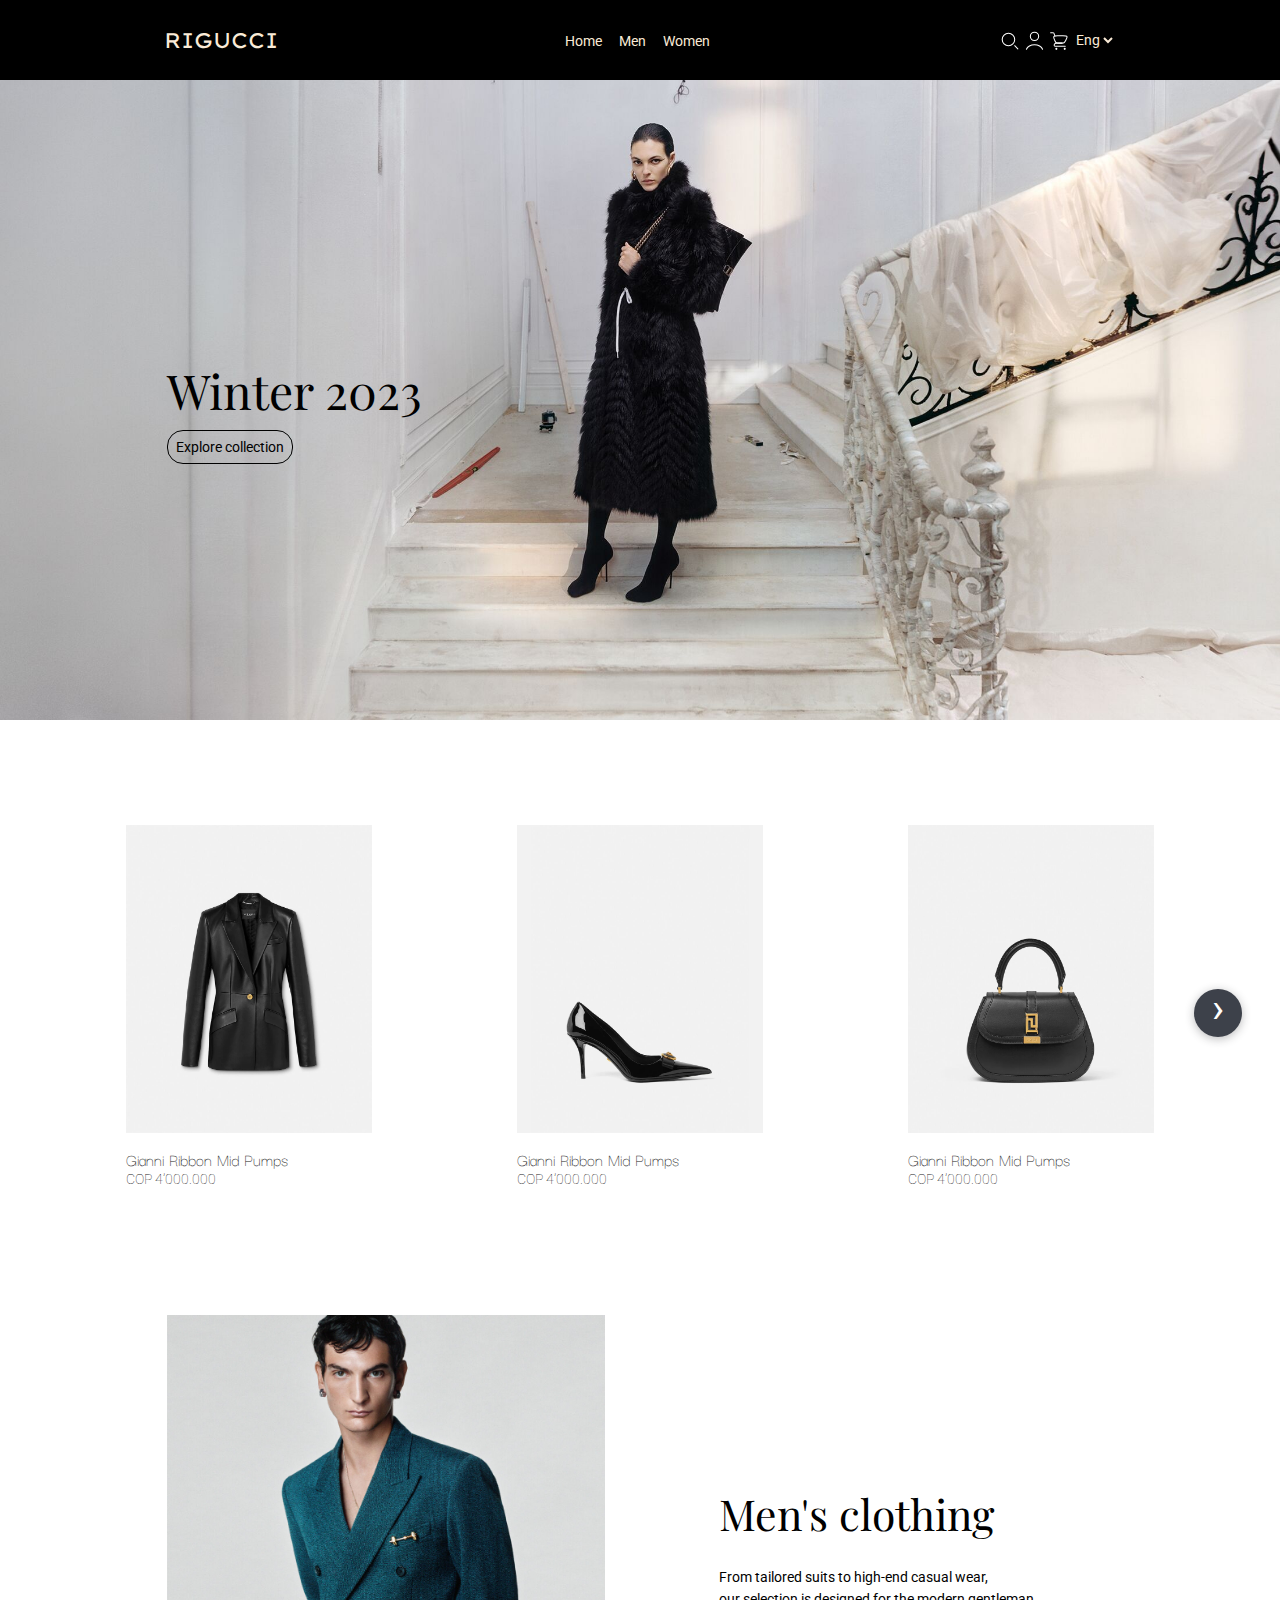
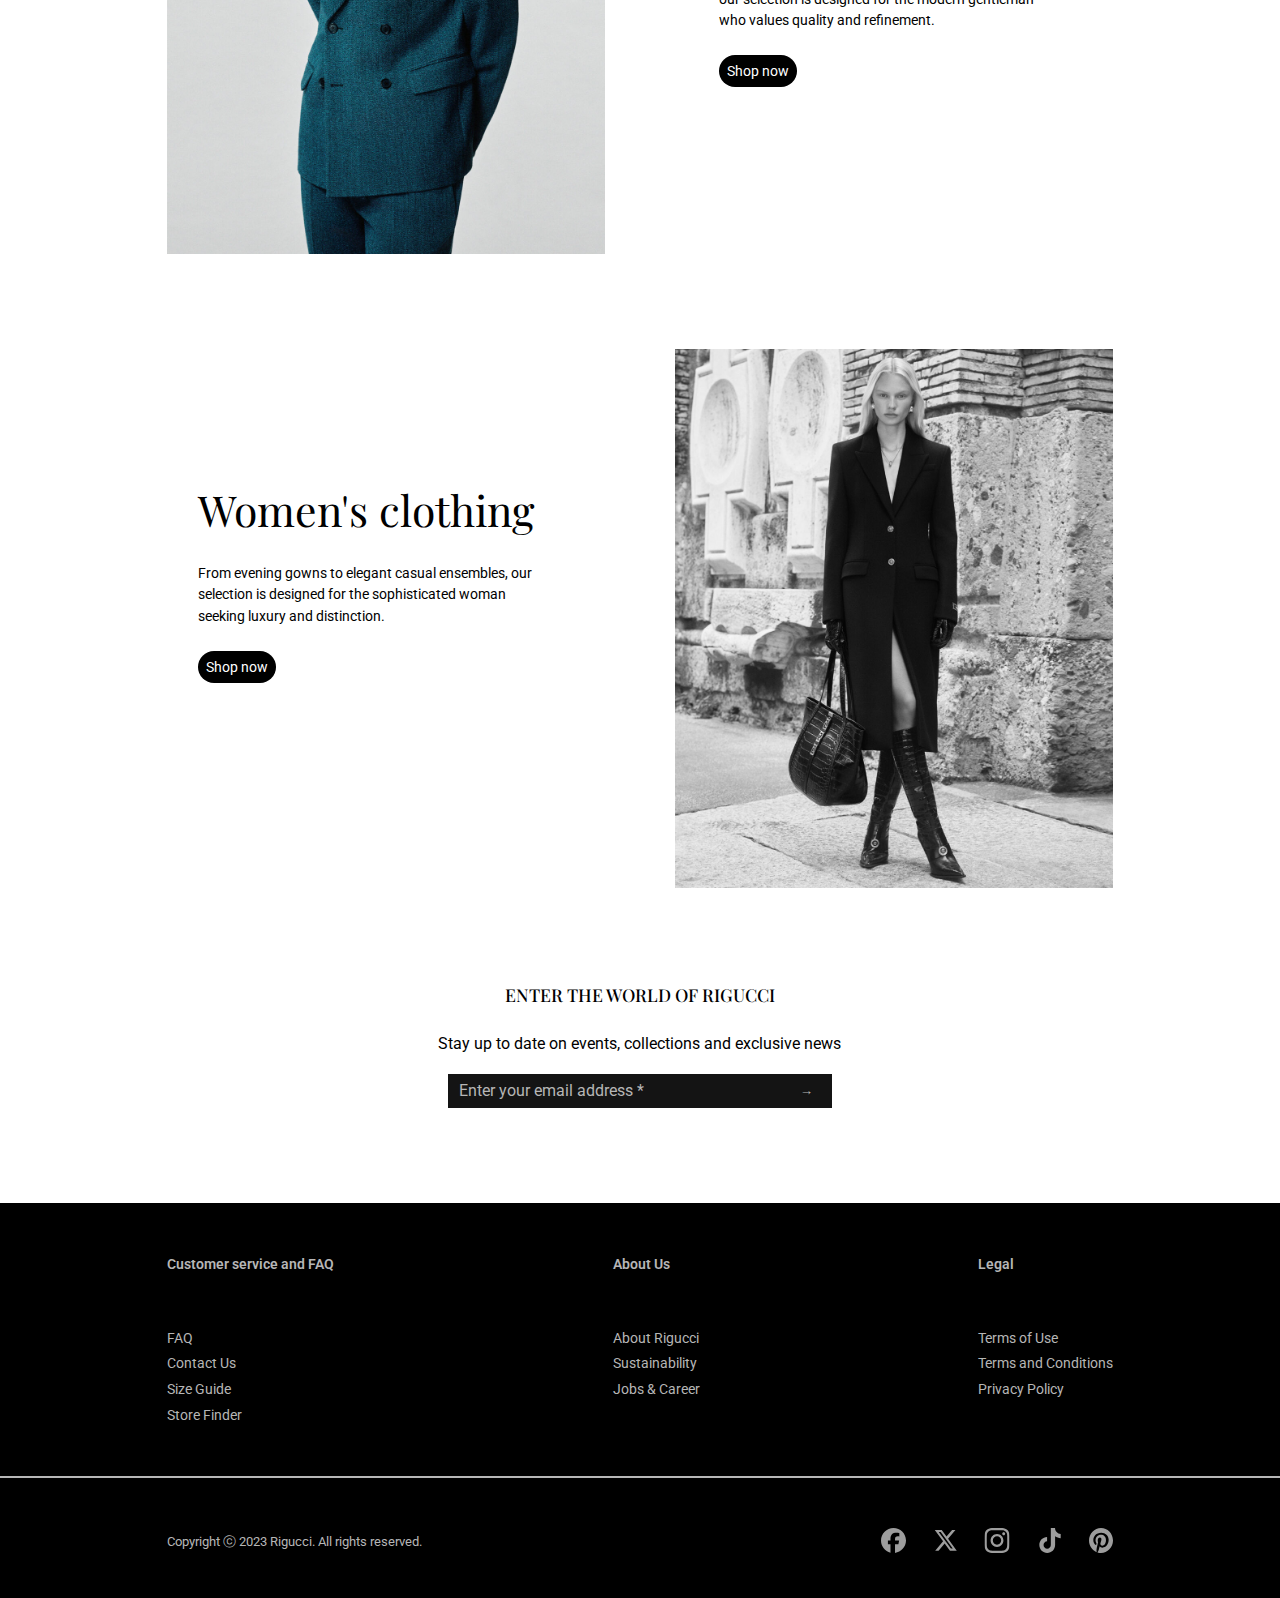
<file: front/index.html>
<!DOCTYPE html>
<html lang="en">
<head>
    <meta charset="UTF-8">
    <meta name="viewport" content="width=device-width, initial-scale=1.0">
    <title>Rigucci</title>
    <link rel="stylesheet" href="style.css">

    <link rel="preconnect" href="https://fonts.googleapis.com">
    <link rel="preconnect" href="https://fonts.gstatic.com" crossorigin>
    <link href="https://fonts.googleapis.com/css2?family=Darker+Grotesque:wght@700&family=Lexend+Exa:wght@600&family=Playfair+Display:wght@500&family=Roboto:wght@300&display=swap" rel="stylesheet">
    
</head>
<body>
    <header>
        <p class="logo">RIGUCCI</p>
        <nav class="navigation-links desktop">
            <a href="#">Home</a>
            <a href="pages/men/men-esp.html">Men</a>
            <a href="pages/women/women.html">Women</a>
        </nav>
        <div class="icons desktop">

            <img class="navbar-icon" src="assets/search-icon.svg" alt="">
            <img class="navbar-icon" src="assets/user-icon.svg" alt="">
            <img class="navbar-icon" src="assets/cart.svg" alt="">

            <select name="language" id="language"> 
                <option value="English">Eng</option> 
                <option value="Espaniol">Esp</option> 
            </select>
        </div>
        <div class="burguer-icon mobile">
          
          <label for="menu-toggle" id="menu-icon">
            <img src="assets/burguer-menu.svg" alt="">
          </label>
          <input type="checkbox" id="menu-toggle">
          <div id="menu-wrapper">
              <ul id="menu">
                  <li><a href="#">Opción 1</a><br></li>
                  <li><a href="#">Opción 2</a><br></li>
                  <li><a href="#">Opción 3</a><br><br><br><br><br><br></li>
                  
                  <li class="li-container">
                    <div class="">
                      <a href="#">
                        <img class="navbar-icon" src="assets/search-icon.svg"     alt="">
                      </a>
                      <a href="#">
                        Search
                      </a>
                    </div>
                  </li>

                  <li class="li-container">
                    <div>
                      <a href="#">
                        <img class="navbar-icon" src="assets/user-icon.svg" alt="">
                      </a>
                      <a href="#">
                        Profile
                      </a>
                    </div>
                  </li>

                  <li class="li-container">
                    <div class="">
                      <a href="#">
                        <img class="navbar-icon" src="assets/user-icon.svg" alt="">
                      </a>
                      <a href="#">
                        Profile
                      </a>
                    </div>
                  </li>

                  <li class="li-container">
                    <div>
                      <select name="language" id="language"> 
                        <option value="English">Eng</option> 
                        <option value="Espaniol">Esp</option> 
                      </select>
                    </div>
                  </li>
                  

                    
                  
              </ul>
          </div>
        </div>
    </header>
    <div class="hero">
        <img src="assets/hero.jpg" alt="" width="100%" class="hero__img desktop">
        <img src="assets/hero-mobile.jpg" alt="" width="100%" class="mobile">
        <div class="hero__title-btn">
            <p class="hero__title">
                Winter 2023
            </p>
            <button class="hero__btn">Explore collection</button>
        </div>
    </div>

    <!-- desktop slider -->
    <div class='demo-container desktop'>
      <div class='carousel'>
        <input checked='checked' class='activator' id='carousel-slide-activator-1' name='carousel' type='radio'>
        <input class='activator' id='carousel-slide-activator-2' name='carousel' type='radio'>
        <input class='activator' id='carousel-slide-activator-3' name='carousel' type='radio'>
        <div class='controls'>
          <label class='control control--forward' for='carousel-slide-activator-2'>&#8250;</label>
        </div>
        <div class='controls'>
          <label class='control control--backward' for='carousel-slide-activator-1'>&#8249;</label>
          <label class='control control--forward' for='carousel-slide-activator-3'>&#8250;</label>
        </div>
        <div class='controls'>
          <label class='control control--backward' for='carousel-slide-activator-2'>&#8249;</label>
        </div>
        <div class='screen'>
          <div class='track'>
            <div class='item item--mobile-in-1 item--tablet-in-2 item--desktop-in-3'>
              <div class='demo-content'>
                <img src="assets/versaceBlazer1.webp" 
                width="246px"
                alt="">
                <p>
                  <span>Gianni Ribbon Mid Pumps</span><br>
                  COP 4’000.000
                </p>
              </div>
            </div>
            <div class='item item--mobile-in-1 item--tablet-in-2 item--desktop-in-3'>
              <div class='demo-content'>
                <img src="assets/versaceZapatillas1.webp" 
                width="246px"
                alt="">
                <p>
                  <span>Gianni Ribbon Mid Pumps</span><br>
                  COP 4’000.000
                </p>
              </div>
            </div>
            <div class='item item--mobile-in-1 item--tablet-in-2 item--desktop-in-3'>
              <div class='demo-content'>
                <img src="assets/versaceBolso1.webp" 
                width="246px"
                alt="">
                <p>
                  <span>Gianni Ribbon Mid Pumps</span><br>
                  COP 4’000.000
                </p>
              </div>
            </div>
            <div class='item item--mobile-in-1 item--tablet-in-2 item--desktop-in-3'>
              <div class='demo-content'>
                <img src="assets/versaceZapatillas1.webp" 
                width="246px"
                alt="">
                <p>
                  <span>Gianni Ribbon Mid Pumps</span><br>
                  COP 4’000.000
                </p>
              </div>
            </div>
            <div class='item item--mobile-in-1 item--tablet-in-2 item--desktop-in-3'>
              <div class='demo-content'>
                <img src="assets/versaceZapatillas1.webp" 
                width="246px"
                alt="">
                <p>
                  <span>Gianni Ribbon Mid Pumps</span><br>
                  COP 4’000.000
                </p>
              </div>
            </div>
            <div class='item item--mobile-in-1 item--tablet-in-2 item--desktop-in-3'>
              <div class='demo-content'>
                <img src="assets/versaceZapatillas1.webp" 
                width="246px"
                alt="">
                <p>
                  <span>Gianni Ribbon Mid Pumps</span><br>
                  COP 4’000.000
                </p>
              </div>
            </div>
            <div class='item item--mobile-in-1 item--tablet-in-2 item--desktop-in-3'>
              <div class='demo-content'>
                <img src="assets/versaceZapatillas1.webp" 
                width="246px"
                alt="">
                <p>
                  <span>Gianni Ribbon Mid Pumps</span><br>
                  COP 4’000.000
                </p>
              </div>
            </div>
          </div>
        </div>
      </div>
    </div>

    <!-- mobile-slider -->
    <div class="slider-wrapper mobile">
      <div class="slider">
          <div class="frame">
              <div class="product-info">
                  <img src="assets/versaceBlazer1.webp" width="100%" alt="">
                  <p>
                      <span>Gianni Ribbon Mid Pumps</span><br>
                      COP 4’000.000
                  </p>
              </div>
          </div>
          <div class="frame">
              <div class="product-info">
                  <img src="assets/versaceBlazer1.webp" width="100%" alt="">
                  <p>
                      <span>Gianni Ribbon Mid Pumps</span><br>
                      COP 4’000.000
                  </p>
              </div>
          </div>
          <div class="frame">
              <div class="product-info">
                  <img src="assets/versaceBlazer1.webp" width="100%" alt="">
                  <p>
                      <span>Gianni Ribbon Mid Pumps</span><br>
                      COP 4’000.000
                  </p>
              </div>
          </div>
          <div class="frame">
              <div class="product-info">
                  <img src="assets/versaceBlazer1.webp" width="100%" alt="">
                  <p>
                      <span>Gianni Ribbon Mid Pumps</span><br>
                      COP 4’000.000
                  </p>
              </div>
          </div>
          <div class="frame">
              <!-- <div class="product-info">
                  <img src="assets/versaceBlazer1.webp" width="100%" alt="">
                  <p>
                      <span>Gianni Ribbon Mid Pumps</span><br>
                      COP 4’000.000
                  </p>
              </div> -->
          </div>
      </div>
      <div class="slider-nav">
          <a href="#slide-1"></a>
          <a href="#slide-2"></a>
          <a href="#slide-3"></a>
      </div>
  </div>

    
      
    <!-- main section -->

    <main>
      
      <section class="mens-clothing">
        <img src="assets/mensClothing.jpg" alt="">
        <p class="desktop">
          <span>Men's clothing</span><br><br>
          From tailored suits to high-end casual wear,<br>
          our selection is designed for the modern gentleman
          who values quality and refinement. <br>
          <button class="main__btn">Shop now</button>
        </p>
      </section>
      <section class="womens-clothing">
        <p class="desktop">
          <span>Women's clothing</span><br><br>
          From evening gowns to elegant casual ensembles, 
          our selection is designed for the sophisticated woman
          seeking luxury and distinction. <br>
          <button class="main__btn">Shop now</button>
        </p>
        <img src="assets/womensClothing.jpg" alt="">
      </section>
      <section class="newsletter">
        <span>ENTER THE WORLD OF RIGUCCI</span> <br>
        <p>
          Stay up to date on events, collections and exclusive news 
          <br>
        </p>
        <div class="wrapper">
          <input id="user-email" name="email" type="email" placeholder="Enter your email address *">
          <button type="submit">&#8594;</button>
        </div>
      </section>
    </main>

    <footer>
      <div class="footer__container">
        <div class="col">
          <p>
            <span>Customer service and FAQ</span> <br>
            FAQ <br>
            Contact Us <br>
            Size Guide <br>
            Store Finder <br>
          </p>
        </div>
        <div class="col">
          <p>
            <span>About Us</span> <br>
            About Rigucci <br>
            Sustainability <br>
            Jobs & Career <br>
          </p>
        </div>
        <div class="col">
          <p>
            <span>Legal</span> <br>
            Terms of Use <br>
            Terms and Conditions <br>
            Privacy Policy <br>
          </p>
        </div>
      </div>
      <hr>
      <div class="copyright">
        <span>Copyright ⓒ 2023 Rigucci. All rights reserved.</span>
        <div class="social-media-icons">
          <ul>
            <li><a href=""><img src="assets/facebook.svg" alt=""></a></li>
            <li><a href=""><img src="assets/ex.svg" alt=""></a></li>
            <li><a href=""><img src="assets/insta.svg" alt=""></a></li>
            <li><a href=""><img src="assets/tiktok.svg" alt=""></a></li>
            <li><a href=""><img src="assets/pinterest.svg" alt=""></a></li>
          </ul>
        </div>
      </div>
    </footer>

</body>
</html>
</file>
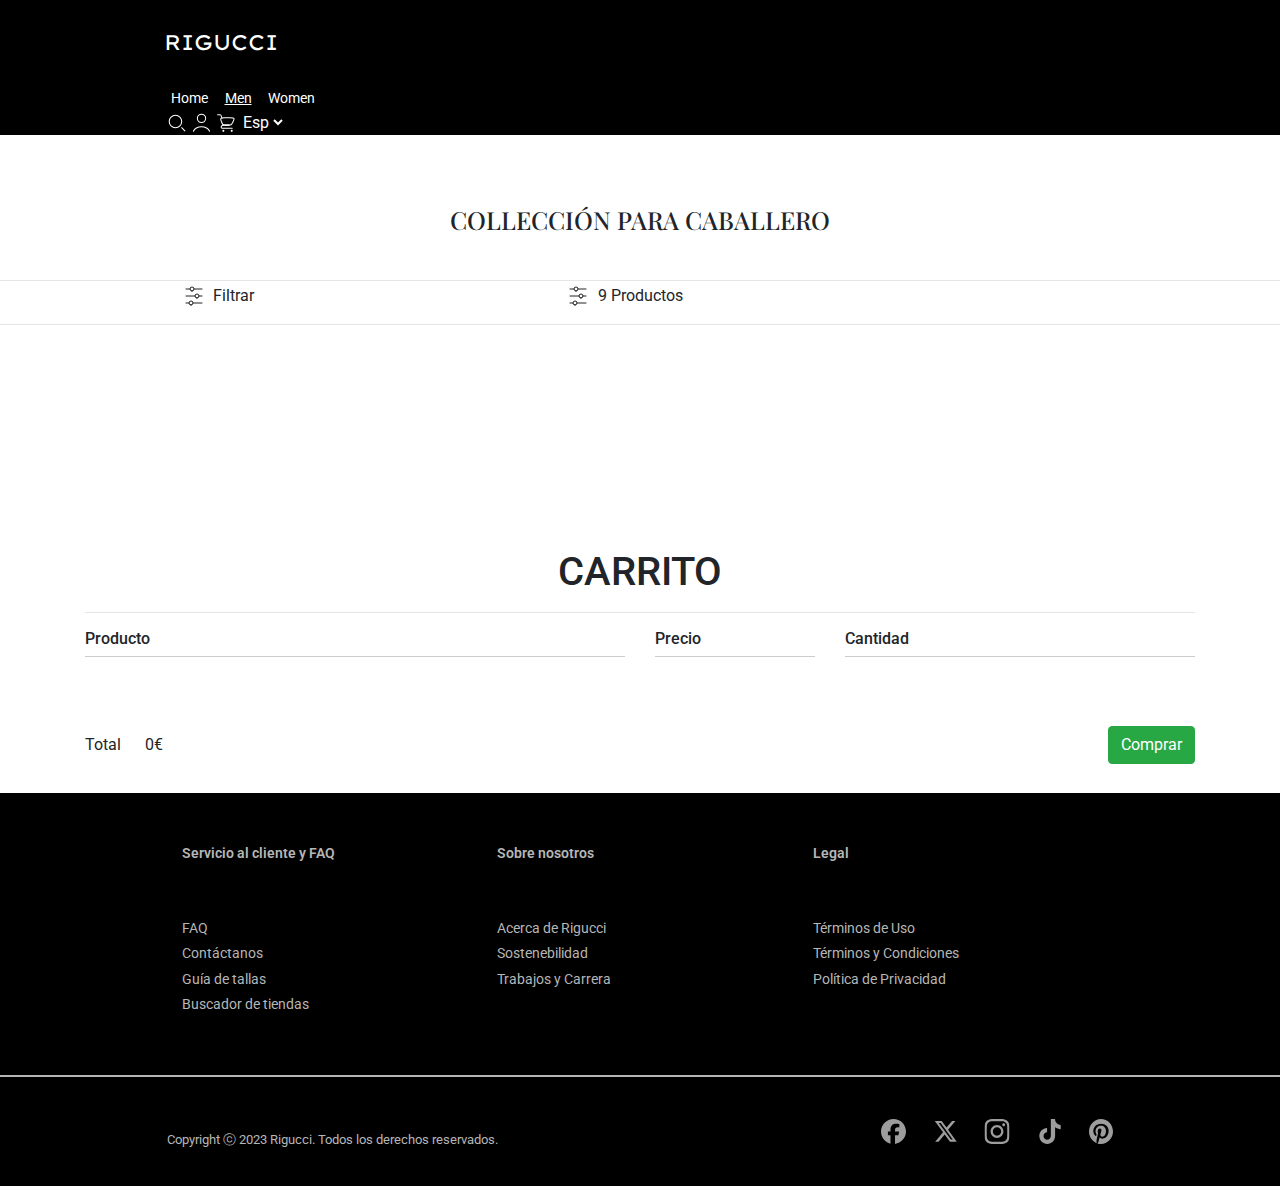
<file: front/pages/men/men-esp.html>
<!DOCTYPE html>
<html lang="en">
<head>
    <meta charset="UTF-8">
    <meta name="viewport" content="width=device-width, initial-scale=1.0">
    <title>Rigucci</title>
    <link rel="stylesheet" href="style.css">
    <link rel="stylesheet" href="https://stackpath.bootstrapcdn.com/bootstrap/4.5.2/css/bootstrap.min.css"
        integrity="sha384-JcKb8q3iqJ61gNV9KGb8thSsNjpSL0n8PARn9HuZOnIxN0hoP+VmmDGMN5t9UJ0Z" crossorigin="anonymous">
    <link rel="preconnect" href="https://fonts.googleapis.com">
    <link rel="preconnect" href="https://fonts.gstatic.com" crossorigin>
    <link href="https://fonts.googleapis.com/css2?family=Darker+Grotesque:wght@700&family=Lexend+Exa:wght@600&family=Playfair+Display:wght@500&family=Roboto:wght@300&display=swap" rel="stylesheet">
            <!-- SCRIPTS -->
        <script src="https://code.jquery.com/jquery-3.5.1.slim.min.js"
        integrity="sha384-DfXdz2htPH0lsSSs5nCTpuj/zy4C+OGpamoFVy38MVBnE+IbbVYUew+OrCXaRkfj"
        crossorigin="anonymous"></script>
    <script src="https://cdn.jsdelivr.net/npm/popper.js@1.16.1/dist/umd/popper.min.js"
        integrity="sha384-9/reFTGAW83EW2RDu2S0VKaIzap3H66lZH81PoYlFhbGU+6BZp6G7niu735Sk7lN"
        crossorigin="anonymous"></script>
    <script src="https://stackpath.bootstrapcdn.com/bootstrap/4.5.2/js/bootstrap.min.js"
        integrity="sha384-B4gt1jrGC7Jh4AgTPSdUtOBvfO8shuf57BaghqFfPlYxofvL8/KUEfYiJOMMV+rV"
        crossorigin="anonymous"></script>

    <script src="https://js.stripe.com/v3/"></script>
    <script defer src="../../src/main.js"></script>
    <script defer src="../../tienda.js"></script>
    <script defer src="../../src/payment.js"></script>
    
</head>
<body>
    <header>
        <p class="logo"><a href="../../index.html">RIGUCCI</a></p>
        <nav class="navigation-links desktop">
            <a href="../../index.html">Home</a>
            <a href="#">Men</a>
            <a href="../women/women.html">Women</a>
        </nav>
        <div class="icons desktop">

            <img class="navbar-icon" src="../../assets/search-icon.svg" alt="">
            <img class="navbar-icon" src="../../assets/user-icon.svg" alt="">
            <img class="navbar-icon" src="../../assets/cart.svg" alt="">

            <select name="language" id="language" onchange="location = this.value"> 
              <option value="men-esp.html">
                Esp
              </option> 
              <option value="men.html">
                Eng
              </option> 
          </select>

        </div>
        <div class="burguer-icon mobile">
          
          <label for="menu-toggle" id="menu-icon">
            <img src="../../assets/burguer-menu.svg" alt="">
          </label>
          <input type="checkbox" id="menu-toggle">
          <div id="menu-wrapper">
              <ul id="menu">
                  <li><a href="#">Opción 1</a><br></li>
                  <li><a href="#">Opción 2</a><br></li>
                  <li><a href="#">Opción 3</a><br><br><br><br><br><br></li>
                  
                  <li class="li-container">
                    <div class="">
                      <a href="#">
                        <img class="navbar-icon" src="../../assets/search-icon.svg"     alt="">
                      </a>
                      <a href="#">
                        Buscar
                      </a>
                    </div>
                  </li>

                  <li class="li-container">
                    <div>
                      <a href="#">
                        <img class="navbar-icon" src="../../assets/user-icon.svg" alt="">
                      </a>
                      <a href="#">
                        Perfil
                      </a>
                    </div>
                  </li>

                  <li class="li-container">
                    <div class="">
                      <a href="#">
                        <img class="navbar-icon" src="../../assets/user-icon.svg" alt="">
                      </a>
                      <a href="#">
                        Perfil
                      </a>
                    </div>
                  </li>

                  <li class="li-container">
                    <div>
                      <select name="language" id="language" onchange="location = this.value"> 
                        <option value="men-esp.html">
                          Esp
                        </option> 
                        <option value="men.html">
                          Eng
                        </option> 
                    </select>
                    </div>
                  </li>
                  

                    
                  
              </ul>
          </div>
        </div>
    </header>
    
    <main>
      <h1>COLLECCIÓN PARA CABALLERO</h1>
      <div class="main-menu">
        <hr>
        <div class="container">
          <div>
            <img src="../../assets/filter-icon.svg" alt="">
            <span>Filtrar</span>
          </div>
          <div>
            <img src="../../assets/filter-icon.svg" alt="">
            <span>9 Productos</span>
          </div>
          <select name="language" id="language"> 
            <option value="Sort">Ordenar Por</option>
            <option value="English">Ing</option> 
            <option value="Espaniol">Esp</option> 
          </select>
        </div>
        <hr>
      </div>

      <div class="div_padre">
        <!-- <div class="row">
          <div class="card_hijo">
                <img class="item-image" src="../../img/menSection1.webp" alt="">
                <p class="item-title">Gianni Ribbon Mid Pumps</p>
                <p class="item-price">1.400.000</p>
                <button class="addToCart">
                    <svg class="cart" fill="white" viewBox="0 0 576 512" height="1em" xmlns="http://www.w3.org/2000/svg"><path d="M0 24C0 10.7 10.7 0 24 0H69.5c22 0 41.5 12.8 50.6 32h411c26.3 0 45.5 25 38.6 50.4l-41 152.3c-8.5 31.4-37 53.3-69.5 53.3H170.7l5.4 28.5c2.2 11.3 12.1 19.5 23.6 19.5H488c13.3 0 24 10.7 24 24s-10.7 24-24 24H199.7c-34.6 0-64.3-24.6-70.7-58.5L77.4 54.5c-.7-3.8-4-6.5-7.9-6.5H24C10.7 48 0 37.3 0 24zM128 464a48 48 0 1 1 96 0 48 48 0 1 1 -96 0zm336-48a48 48 0 1 1 0 96 48 48 0 1 1 0-96z"></path></svg>
                    ADD TO CART
                    <svg xmlns="http://www.w3.org/2000/svg" height="1em" viewBox="0 0 640 512" class="productbtn"><path d="M211.8 0c7.8 0 14.3 5.7 16.7 13.2C240.8 51.9 277.1 80 320 80s79.2-28.1 91.5-66.8C413.9 5.7 420.4 0 428.2 0h12.6c22.5 0 44.2 7.9 61.5 22.3L628.5 127.4c6.6 5.5 10.7 13.5 11.4 22.1s-2.1 17.1-7.8 23.6l-56 64c-11.4 13.1-31.2 14.6-44.6 3.5L480 197.7V448c0 35.3-28.7 64-64 64H224c-35.3 0-64-28.7-64-64V197.7l-51.5 42.9c-13.3 11.1-33.1 9.6-44.6-3.5l-56-64c-5.7-6.5-8.5-15-7.8-23.6s4.8-16.6 11.4-22.1L137.7 22.3C155 7.9 176.7 0 199.2 0h12.6z"></path></svg>
                </button>
          </div>
        </div>
        <div class="row">
          <div class="card_hijo">
                <img class="item-image" src="../../img/menSection1.webp" alt="">
                <p class="item-title">Gianni Ribbon Mid Pumps</p>
                <p class="item-price">1.400.000</p>
                <button class="addToCart">
                    <svg class="cart" fill="white" viewBox="0 0 576 512" height="1em" xmlns="http://www.w3.org/2000/svg"><path d="M0 24C0 10.7 10.7 0 24 0H69.5c22 0 41.5 12.8 50.6 32h411c26.3 0 45.5 25 38.6 50.4l-41 152.3c-8.5 31.4-37 53.3-69.5 53.3H170.7l5.4 28.5c2.2 11.3 12.1 19.5 23.6 19.5H488c13.3 0 24 10.7 24 24s-10.7 24-24 24H199.7c-34.6 0-64.3-24.6-70.7-58.5L77.4 54.5c-.7-3.8-4-6.5-7.9-6.5H24C10.7 48 0 37.3 0 24zM128 464a48 48 0 1 1 96 0 48 48 0 1 1 -96 0zm336-48a48 48 0 1 1 0 96 48 48 0 1 1 0-96z"></path></svg>
                    ADD TO CART
                    <svg xmlns="http://www.w3.org/2000/svg" height="1em" viewBox="0 0 640 512" class="productbtn"><path d="M211.8 0c7.8 0 14.3 5.7 16.7 13.2C240.8 51.9 277.1 80 320 80s79.2-28.1 91.5-66.8C413.9 5.7 420.4 0 428.2 0h12.6c22.5 0 44.2 7.9 61.5 22.3L628.5 127.4c6.6 5.5 10.7 13.5 11.4 22.1s-2.1 17.1-7.8 23.6l-56 64c-11.4 13.1-31.2 14.6-44.6 3.5L480 197.7V448c0 35.3-28.7 64-64 64H224c-35.3 0-64-28.7-64-64V197.7l-51.5 42.9c-13.3 11.1-33.1 9.6-44.6-3.5l-56-64c-5.7-6.5-8.5-15-7.8-23.6s4.8-16.6 11.4-22.1L137.7 22.3C155 7.9 176.7 0 199.2 0h12.6z"></path></svg>
                </button>
          </div>
        </div>
        <div class="row">
          <div class="card_hijo">
                <img class="item-image" src="../../img/menSection1.webp" alt="">
                <p class="item-title">Gianni Ribbon Mid Pumps</p>
                <p class="item-price">1.400.000</p>
                <button class="addToCart">
                    <svg class="cart" fill="white" viewBox="0 0 576 512" height="1em" xmlns="http://www.w3.org/2000/svg"><path d="M0 24C0 10.7 10.7 0 24 0H69.5c22 0 41.5 12.8 50.6 32h411c26.3 0 45.5 25 38.6 50.4l-41 152.3c-8.5 31.4-37 53.3-69.5 53.3H170.7l5.4 28.5c2.2 11.3 12.1 19.5 23.6 19.5H488c13.3 0 24 10.7 24 24s-10.7 24-24 24H199.7c-34.6 0-64.3-24.6-70.7-58.5L77.4 54.5c-.7-3.8-4-6.5-7.9-6.5H24C10.7 48 0 37.3 0 24zM128 464a48 48 0 1 1 96 0 48 48 0 1 1 -96 0zm336-48a48 48 0 1 1 0 96 48 48 0 1 1 0-96z"></path></svg>
                    ADD TO CART
                    <svg xmlns="http://www.w3.org/2000/svg" height="1em" viewBox="0 0 640 512" class="productbtn"><path d="M211.8 0c7.8 0 14.3 5.7 16.7 13.2C240.8 51.9 277.1 80 320 80s79.2-28.1 91.5-66.8C413.9 5.7 420.4 0 428.2 0h12.6c22.5 0 44.2 7.9 61.5 22.3L628.5 127.4c6.6 5.5 10.7 13.5 11.4 22.1s-2.1 17.1-7.8 23.6l-56 64c-11.4 13.1-31.2 14.6-44.6 3.5L480 197.7V448c0 35.3-28.7 64-64 64H224c-35.3 0-64-28.7-64-64V197.7l-51.5 42.9c-13.3 11.1-33.1 9.6-44.6-3.5l-56-64c-5.7-6.5-8.5-15-7.8-23.6s4.8-16.6 11.4-22.1L137.7 22.3C155 7.9 176.7 0 199.2 0h12.6z"></path></svg>
                </button>
          </div>
        </div>  
      </div> -->





      <!-- <div class="clothes-wrapper">
        <div class="row">
          <div class="product-card">
            <a href="../header/Pantalon.html">
              <img class="imagen" src="../../assets/menSection1.webp" alt="">
              <p>
                <span class="">Gianni Ribbon Mid Pumps</span> <br>
                COP 4’000.000
              </p>
            </a>
          </div>
          <div class="product-card">
            <img src="../../assets/menSection2.webp" alt="">
            <p>
              <span>Gianni Ribbon Mid Pumps</span> <br>
              COP 4’000.000

            </p>
          </div>
          <div class="product-card">
            <img src="../../assets/menSection3.webp" alt="">
            <p>
              <span>Gianni Ribbon Mid Pumps</span> <br>
              COP 4’000.000

            </p>
          </div>
        </div>
        <div class="row">
          <div class="product-card">
            <img src="../../assets/menSection4.webp" alt="">
            <p>
              <span>Gianni Ribbon Mid Pumps</span> <br>
              COP 4’000.000

            </p>
          </div>
          <div class="product-card">
            <img src="../../assets/menSection5.webp" alt="">
            <p>
              <span>Gianni Ribbon Mid Pumps</span> <br>
              COP 4’000.000

            </p>
          </div>
          <div class="product-card">
            <img src="../../assets/menSection6.webp" alt="">
            <p>
              <span>Gianni Ribbon Mid Pumps</span> <br>
              COP 4’000.000

            </p>
          </div>
        </div>
        <div class="row">
          <div class="product-card">
            <img src="../../assets/menSection7.webp" alt="">
            <p>
              <span>Gianni Ribbon Mid Pumps</span> <br>
              COP 4’000.000

            </p>
          </div>
          <div class="product-card">
            <img src="../../assets/menSection8.webp" alt="">
            <p>
              <span>Gianni Ribbon Mid Pumps</span> <br>
              COP 4’000.000

            </p>
          </div>
          <div class="product-card">
            <img src="../../assets/menSection9.webp" alt="">
            <p>
              <span>Gianni Ribbon Mid Pumps</span> <br>
              COP 4’000.000

            </p>
          </div>
        </div>
      </div> -->
      
    </main>


    <section class="shopping-cart">
      <div class="container">
          <h1 class="text-center">CARRITO</h1>
          <hr>
          <div class="row">
              <div class="col-6">
                  <div class="shopping-cart-header">
                      <h6>Producto</h6>
                  </div>
              </div>
              <div class="col-2">
                  <div class="shopping-cart-header">
                      <h6 class="text-truncate">Precio</h6>
                  </div>
              </div>
              <div class="col-4">
                  <div class="shopping-cart-header">
                      <h6>Cantidad</h6>
                  </div>
              </div>
          </div>
          <!-- ? START SHOPPING CART ITEMS -->
          <div class="shopping-cart-items shoppingCartItemsContainer">
          </div>
          <!-- ? END SHOPPING CART ITEMS -->

          <!-- START TOTAL -->
          <div class="row">
              <div class="col-12">
                  <div class="shopping-cart-total d-flex align-items-center">
                      <p class="mb-0">Total</p>
                      <p class="ml-4 mb-0 shoppingCartTotal">0€</p>
                      <div class="toast ml-auto bg-info" role="alert" aria-live="assertive" aria-atomic="true"
                          data-delay="2000">
                          <div class="toast-header">
                              <span>✅</span>
                              <strong class="mr-auto ml-1 text-secondary">Elemento en el carrito</strong>
                              <button type="button" class="ml-2 mb-1 close" data-dismiss="toast" aria-label="Close">
                                  <span aria-hidden="true">&times;</span>
                              </button>
                          </div>
                          <div class="toast-body text-white">
                              Se aumentó correctamente la cantidad
                          </div>
                      </div>
                      <button class="btn btn-success ml-auto comprarButton" type="button" data-toggle="modal"
                          data-target="#comprarModal">Comprar</button>
                  </div>
              </div>
          </div>

          <!-- END TOTAL -->

          <!-- START MODAL COMPRA -->
          <div class="modal fade" id="comprarModal" tabindex="-1" aria-labelledby="comprarModalLabel"
              aria-hidden="true">
              <div class="modal-dialog modal-dialog-centered">
                  <div class="modal-content">
                      <div class="modal-header">
                          <h5 class="modal-title" id="comprarModalLabel">Datos para el envío</h5>
                          <button type="button" class="close" data-dismiss="modal" aria-label="Close">
                              <span aria-hidden="true">&times;</span>
                          </button>
                      </div>
                      <div class="modal-body">
                          <!-- ? STRIPE START -->
                          <form id="payment-form">
                              <div class="form-group">
                                  <label for="email-element">Email</label>
                                  <input type="email" class="form-control" id="email-element"
                                      aria-describedby="emailHelp" placeholder="E-mail">
                              </div>
                              <div class="form-group">
                                  <div id="card-element" class="form-control"
                                      style='height: 2.4em; padding-top: .7em;'>
                                      <!--Stripe.js injects the Card Element-->
                                  </div>
                              </div>
                              <button id="submit" class="btn btn-primary w-100">
                                  <div class="spinner-border text-light hidden" id="spinner" role="status">
                                      <span class="sr-only">Loading...</span>
                                  </div>
                                  <span id="button-text">Pagar</span>
                              </button>
                              <p id="card-error" role="alert"></p>
                              <p class="result-message hidden">
                                  Pago satisfactorio
                                  ✅
                                  En breve recibirá su pedido

                              </p>
                          </form>
                          <!-- ? STRIPE END -->
                      </div>
                      <div class="modal-footer">
                          <button type="button" class="btn btn-secondary" data-dismiss="modal">Cerrar</button>
                      </div>
                  </div>
              </div>
          </div>
          <!-- END MODAL COMPRA -->


      </div>

  </sectionL -->





    <footer>
      <div class="footer__container">
        <div class="col">
          <p>
            <span>Servicio al cliente y FAQ</span> <br>
            FAQ <br>
            Contáctanos <br>
            Guía de tallas <br>
            Buscador de tiendas <br>
          </p>
        </div>
        <div class="col">
          <p>
            <span>Sobre nosotros</span> <br>
            Acerca de Rigucci <br>
            Sostenebilidad <br>
            Trabajos y Carrera <br>
          </p>
        </div>
        <div class="col">
          <p>
            <span>Legal</span> <br>
            Términos de Uso <br>
            Términos y Condiciones <br>
            Política de Privacidad <br>
          </p>
        </div>
      </div>
      <hr>
      <div class="copyright">
        <span>Copyright ⓒ 2023 Rigucci. Todos los derechos reservados.</span>
        <div class="social-media-icons">
          <ul>
            <li><a href=""><img src="../../assets/facebook.svg" alt=""></a></li>
            <li><a href=""><img src="../../assets/ex.svg" alt=""></a></li>
            <li><a href=""><img src="../../assets/insta.svg" alt=""></a></li>
            <li><a href=""><img src="../../assets/tiktok.svg" alt=""></a></li>
            <li><a href=""><img src="../../assets/pinterest.svg" alt=""></a></li>
          </ul>
        </div>
      </div>
    </footer>




</body>
</html>
</file>
<file: front/style.css>
body {
    margin: 0;
    font-family: 'Roboto';
}

header {
    padding: 0 12.84vw;
    margin: 0;
    background: #000;
    color: antiquewhite;
    display: flex;
    align-items: center;
}

.logo {
    margin: 0;
    padding: 27px 0px;
    /* padding-left: 185px; */
    font-family: 'Lexend Exa';
    /* font-size: 1.66vw; */
    font-size: clamp(16px, 1.66vw, 24px);
}

nav {
    margin: 0 auto;
}

nav a {
    color: antiquewhite;
    text-decoration: none;
    font-family: 'Roboto';
    font-size: clamp(14px, 1.11vw, 16px);
    padding: 0 0.5vw;
}

.icons {
    display: flex;
    align-items: center;
}

.navbar-icon {
    width: clamp(20px, 2vw, 25px);
    /* color: red; */
}

select {
    padding: 0;
    margin: 0;
    background-color: transparent;
    border: none;
    color: antiquewhite;
    font-family: 'Roboto';
    font-size: clamp(14px, 1.11vw, 16px);
}

select option {
    
    background: rgba(255, 255, 255, 0.9);
    padding: 0;
    margin: 0;
    color: black;
}

.hero {
    padding: 0;
    position: relative;
    /* border: 3px solid greenyellow; */
}

.hero__title-btn {
    position: absolute;
    left: 13.06vw;
    bottom: 40%;
}

.hero__title {

    
    font-size: clamp(30px, 4vw, 48px);
    font-family: 'Playfair Display';
    /* border: 2px solid red; */
    margin: 0;
}

.hero__btn {

    background-color: transparent;
    padding: 0.5rem;
    border: 1px solid rgb(0, 0, 0);
    border-radius: 16px;
    font-family: 'Roboto';
    /* font-size: 1.11vw; */
    font-size: clamp(12px, 1.11vw, 16px);
    margin-top: 8px;
}

.main__btn {
    color: #fff;
    background-color: rgb(0, 0, 0);
    padding: 0.5rem;
    border: none;
    border-radius: 16px;
    font-family: 'Roboto';
    /* font-size: 1.11vw; */
    font-size: clamp(12px, 1.11vw, 16px);
    margin-top: 24px;
}

.hero__img {
    /* border: 2px solid blue; */
    vertical-align: top;
}


.hero__btn:hover {
    background-color: rgb(0, 0, 0);
    color:antiquewhite;
}

/* 
===================
main
===================
*/

main {
    width: 73.95%;
    margin: 0 auto;
}

.mens-clothing {
    /* width: 46.29%; */
    display: flex;
    justify-content: space-between;
    align-items: center;
    margin: 1% auto;
    display: flex;
}

.mens-clothing img {
    width: 46.29%;
    margin: 1% 0;
}

.mens-clothing p {

    width: 36.32%;
    margin-right: 5.35%;
    font-size: clamp(12px, 1.11vw, 17px);
    line-height: 1.5;
}

.mens-clothing p span {
    font-family: 'Playfair Display', "Helvetica Neue", Helvetica, sans-serif;
    font-size: clamp(21px, 3.33vw, 48px);
}

.womens-clothing  {
    display: flex;
    justify-content: space-between;
    align-items: center;
    margin: 1% auto;
    display: flex;
}

.womens-clothing p {
    width: 36.5%;
    margin-left: 3.28%;
    text-align: left;
    font-size: clamp(12px, 1.11vw, 17px);
    line-height: 1.5;
}

.womens-clothing p span {
    width: 100%;
    font-family: 'Playfair Display', "Helvetica Neue", Helvetica, sans-serif;
    font-size: clamp(21px, 3.33vw, 48px);
    /* display: block; */
}

.womens-clothing img {
    width: 46.29%;
    margin-top: 8%;
}

.newsletter {
    margin: 10% 0;
    text-align: center;
}

.newsletter span {
    font-family: 'Playfair Display';
    font-weight: 500;
    font-size: clamp(14px, 1.38vw, 20px);
}

.newsletter p {
    margin-top: 2.22vw;
    margin-bottom: 1.66vw;
}

.newsletter input[type = email] {
    color: #fff;
    border: none;
    box-sizing: border-box;
    width: 100%;
    /* padding: 0.5vw 0.9vw 10vw; */
    padding-top: 0.8vw;
    padding-bottom: 0.7vw;
    padding-left: 0.9vw;
    /* padding-right: 16.31vw; */
    /* font-size: 32px; */
    background: rgb(20, 20, 20);
    margin: 0;
    /* color: #948080; */
}

.newsletter input[type = email]::placeholder {
    font-family: 'Roboto';
    line-height: 0;
}

.newsletter .wrapper {
    width: 30.06vw;
    position: relative;
    margin: 0 auto;
    font-family: 'Roboto';
    
}

.newsletter button {
    position: absolute;
    /* right: 0.9vw; */
    bottom: 0;
    right: 0;
    border: none;
    background: rgb(20, 20, 20);
    /* margin: 0; */
    padding-top: 0.7vw;
    padding-bottom: 0.8vw;
    padding-left: 0.8vw;
    padding-right: 1.5vw;
    color: #b6b6b6;
}

.newsletter input::placeholder {
    color: #b6b6b6;
    font-size: 16px;
}


/* 
=============================
Carousel 
=============================
*/ 

html {
    box-sizing: border-box;
}

*,
*:before,
*:after {
box-sizing: inherit;
}

.carousel {
min-width: 900px;
max-width: 1236px;
margin-left: auto;
margin-right: auto;
padding-left: 48px;
padding-right: 48px;
position: relative;
}

.activator {
display: none;
}

.controls {
display: none;
align-items: center;
justify-content: space-between;
position: absolute;
top: 0;
right: 16px;
left: 16px;
bottom: 0;
}

.controls:first-of-type {
justify-content: flex-end;
}

.controls:last-of-type {
justify-content: flex-start;
}

.control {
cursor: pointer;
background-color: #3d414a;
color: #fff;
border-radius: 100%;
box-shadow: 0 2px 10px 0 rgb(33 34 36 / 30%);
font-size: 40px;
height: 48px;
justify-content: center;
transition: 0.3s all;
width: 48px;
z-index: 1;
text-align: center;
line-height: 40px;
}

.control:hover {
transform: scale(1.05);
}

.activator:nth-of-type(1):checked ~ .controls:nth-of-type(1) {
display: flex;
}

.activator:nth-of-type(1):checked ~ .screen .track {
transform: translateX(0%);
}

.activator:nth-of-type(2):checked ~ .controls:nth-of-type(2) {
display: flex;
}

.activator:nth-of-type(2):checked ~ .screen .track {
transform: translateX(-100%);
}

.activator:nth-of-type(3):checked ~ .controls:nth-of-type(3) {
display: flex;
}

.activator:nth-of-type(3):checked ~ .screen .track {
transform: translateX(-200%);
}

.activator:nth-of-type(4):checked ~ .controls:nth-of-type(4) {
display: flex;
}

.activator:nth-of-type(4):checked ~ .screen .track {
transform: translateX(-300%);
}

.activator:nth-of-type(5):checked ~ .controls:nth-of-type(5) {
display: flex;
}

.activator:nth-of-type(5):checked ~ .screen .track {
transform: translateX(-400%);
}

.activator:nth-of-type(6):checked ~ .controls:nth-of-type(6) {
display: flex;
}

.activator:nth-of-type(6):checked ~ .screen .track {
transform: translateX(-500%);
}

.activator:nth-of-type(7):checked ~ .controls:nth-of-type(7) {
display: flex;
}

.activator:nth-of-type(7):checked ~ .screen .track {
transform: translateX(-600%);
}

.activator:nth-of-type(8):checked ~ .controls:nth-of-type(8) {
display: flex;
}

.activator:nth-of-type(8):checked ~ .screen .track {
transform: translateX(-700%);
}

.activator:nth-of-type(9):checked ~ .controls:nth-of-type(9) {
display: flex;
}

.activator:nth-of-type(9):checked ~ .screen .track {
transform: translateX(-800%);
}

.activator:nth-of-type(10):checked ~ .controls:nth-of-type(10) {
display: flex;
}

.activator:nth-of-type(10):checked ~ .screen .track {
transform: translateX(-900%);
}

.screen {
overflow: hidden;
margin-left: -16px;
margin-right: -16px;
}

.track {
font-size: 0;
transition: all 0.3s ease 0s;
white-space: nowrap;
-webkit-overflow-scrolling: touch;
}

.item {
display: inline-flex;
padding-left: 16px;
padding-right: 16px;
vertical-align: top;
white-space: normal;
}

.item--desktop-in-1 {
width: 100%;
}

.item--desktop-in-2 {
width: 50%;
}

.item--desktop-in-3 {
width: 33.3333333333%;
}

.item--desktop-in-4 {
width: 25%;
}

.item--desktop-in-5 {
width: 20%;
}

.demo-container {
display: flex;
/* position: absolute; */
margin: 8.2vw 0;
align-items: center;
/* bottom: 0;
left: 0;
right: 0; */
}

.demo-content {
color: #202020;
display: flex;
flex-direction: column;
font-family: 'Roboto';
font-weight: 100;
align-items: left;
justify-content: center;
/* text-transform: uppercase; */
border-radius: 3px;
font-size: 14px;
/* height: 21.319%; */
height: 25.416%;
width: 68.59%;
margin: 0 auto;
}

.demo-content span {
    font-family: 'Darker Grotesque';
    font-size: 18px;
}

/* .item:nth-child(1) .demo-content {
background-color: #216485;
}

.item:nth-child(2) .demo-content {
background-color: #3692b6;
}

.item:nth-child(3) .demo-content {
background-color: #6fccc9;
}

.item:nth-child(4) .demo-content {
background-color: #a6e3cf;
}

.item:nth-child(5) .demo-content {
background-color: #aff0be;
}

.item:nth-child(6) .demo-content {
background-color: #527059;
}

.item:nth-child(7) .demo-content {
background-color: #243127;
} */

@media screen and (max-width: 1023px) {
    .carousel {
        padding-left: 0;
        padding-right: 0;
    }

    .activator:nth-of-type(n):checked ~ .controls:nth-of-type(n) {
        display: none;
    }

    .activator:nth-of-type(n):checked ~ .screen .track {
        transform: none;
    }

    .screen {
        margin-left: 0;
        margin-right: 0;
    }

    .track {
        overflow-x: auto;
        width: auto;
        padding-left: 48px;
        padding-right: 48px;
    }

    .item--tablet-in-1 {
        width: 90%;
    }

    .item--tablet-in-2 {
        width: 45%;
    }

    .item--tablet-in-3 {
        width: 30%;
    }
}
  
@media screen and (max-width: 650px) {
    .track {
        padding-left: 0;
        padding-right: 0;
    }

    .item--mobile-in-1 {
        width: 90%;
    }

    .item--mobile-in-2 {
        width: 45%;
    }

    .item--mobile-in-3 {
        width: 30%;
    }
}





/* 
===================================
footer 
===================================
*/

footer {
    background-color: #000000;
    color: #b6b6b6;
    /* padding: 1vw 13.05vw 1vw; */
    /* position: relative; */
}

footer hr {
    /* position: absolute; */
    left: 0;
    bottom: 80px;
    width: 100%;
    border: 1px solid #b6b6b6;
}

.footer__container, .copyright {
    display: flex;
    justify-content: space-between;
    /* align-items: center; */
    padding: 2vw 13.05vw;
}

.copyright {
    display: flex;
    justify-content: space-between;
    align-items: center;
    padding: 2vw 13.05vw;
}

.col p {
    font-size: clamp(14px, 1.11vw, 16px);
    font-family: 'Roboto';
    line-height: 1.8;
}

.col p span {
    font-size: clamp(14px, 1.11vw, 16px);
    font-weight: 600;
    display: block;
    margin: 1.8vw 0;
}

.copyright {
    display: flex;
    justify-content: space-between;
}

.copyright span {
    font-size: 13px;
}

.social-media-icons {
    width: 18.1vw;
}

.social-media-icons ul {
    justify-content: space-between;
    display: flex;
    list-style-type: none;
    padding: 0;
}


.mobile {
    display: none;
}



/* mobile version =====================================================*/

@media screen and (max-width: 768px) {
 
    
    header {
        justify-content: space-between;
    } 

    .mobile {
        display: block;
    }

    .desktop {
        display: none;
    }



    /* =============== burguer-menu ==================*/

    #menu {
        
        padding: 35px 12.84vw 0;
        list-style: none;
        text-align: center;
        /* border: 3px solid fuchsia; */
    
    }

    #menu a {
        text-decoration: none;
    }

    

    .li-container {
        
        text-align: center;
        display: flex;
        align-items: center;
        /* margin: 0 auto; */
        width: 100%;
        /* padding-left: 39%; */
        /* background: #ff1c1c; */
    }

    .li-container div {
        margin: 0 auto;
        width: 80px;
        display: flex;
        justify-content: space-between;
        /* text-align: center; */
        align-items: center;
        /* background-color: aqua; */
    }

    .li-container select {
        margin-top: 13px;
        text-align: center;
        position: absolute;
        left: 0;
        width: 100vw;
    }

    #menu li:nth-child(-n + 3) {
        margin: 15px 0;
    }
    
    #menu li a {
        /* display: inline-block; */
        padding: 0;
        margin: 0;
        color: #ffffff;
        /* display: block; */
        /* padding: 15px 0; */
    }
    
    #menu-wrapper {
        position: absolute;
        left: 0;
        z-index: 1;
        width: 100%;
        overflow: hidden;
        /* height: 100vh; */
        visibility: hidden;
        list-style: none;
        padding: 0;
        margin: 0;
        background: #000000;
        height: 0;
        transition: height 0.3s ease-in-out;
    }
    
    #menu-toggle:checked + #menu-wrapper {
        visibility: visible;
        height: 80vh;
    }
    
    #menu-icon {
        cursor: pointer;
    }
    
    #menu li {
        margin: 10px 0;
    }
    
    #menu-toggle {
    
        display: none;
        /* width: 0; */
        max-height: 0;
        transition: max-height 0.3s ease-in-out;
    }

    

    .hero__title-btn {
        text-align: center;
        left: 50%;
        transform: translate(-50%, 0);
        bottom: 7%;
        /* right: 0; */
    }

    main {
        width: 90.69%;
        margin: 0 auto;
    }

    .womens-clothing img, .mens-clothing img {
        width: 100%;
    }

    .slider-wrapper {
        position: relative;
        width: 100%;
        margin: 0;
        /* border: 4px solid red; */
    }
    
    .slider {
        display: flex;
        aspect-ratio: 1/1;
        overflow-x: auto;
        scroll-snap-type: x mandatory;
        scroll-behavior: smooth;
        border-radius: 0.5rem;
        /* border: 4px solid goldenrod; */
    }
    
    .slider .frame {
        flex: 1 0 50%;
        scroll-snap-align: start;
        /* object-fit: cover; */
        /* background-color: blanchedalmond; */
        /* border: 2px solid rgb(0, 0, 0); */
        position: relative
    }
    
    .slider .frame .product-info {
        width: 43vw;
        /* border: 2px solid greenyellow; */
        position: absolute;
        top: 50%;
        left: 100%;
        /* transform: translate(-50%, -100%);
        bottom: 50%; */
        transform: translate(-50%, -45%);
        z-index: 1;
    }
    
    
    
    .slider-nav {
        display: flex;
        column-gap: 1rem;
        position: absolute;
        bottom: 1.25rem;
        left: 50%;
        transform: translateX(-50%);
        z-index: 1;
    }
    
    .slider-nav a {
        width: 0.5rem;
        height: 0.5rem;
        border-radius: 50%;
        background-color: rgb(209, 209, 209);
        opacity: 0.75;
        transition: opacity ease 250ms;
    }



}
  

















/* @import url('https://fonts.googleapis.com/css2?family=Roboto:wght@500&display=swap'); */

/* colores de letra */
/* :root {
    --bone: #C8C4BA;
    --grey: #9D9D9D;
    --dark: #000000;
    --more-grey: rgba(255, 255, 255, 0.2);
    --weird: azure;
    --light: #ffffff;


    
}


body {
    line-height: 1.5;
    font-family: 'Roboto', sans-serif;
}



*{
    margin: 0;
    padding: 0;
    box-sizing: border-box;
}

.container {
    max-width: 1170px;
    margin: auto;
    
}

.row {
    display: flex;
    justify-content: space-evenly;
    display: flex;
    flex-wrap: wrap;
    
}

ul {

    display: flex;
    justify-content: space-between;
    list-style: none;
}

.footer {
    background-color:  var(--dark);
    padding: 60px 0;
}

.footer-col {

    width: 25%;
    padding: 0 15px;
    justify-content: space-evenly;
    justify-items: center;

}

.footer-col h4 {
font-size: 16px;
color:  var(--bone);
text-transform: capitalize;
margin-bottom: 30px;
font-weight: 500;
position: relative;


}

.footer-col h4::before {

    content: "";
    position: absolute;
    left: 0;
    bottom: -10px;
    background-color: var(--grey);
    height: 2px;
    box-sizing: border-box;
    width: 50px;
    
}

.footer-col ul li:not(:last-child) {

    margin-bottom: 10px;
   

}
.footer-col ul li a {
    font-size: 16px;
    text-transform: capitalize;
    color: var(--dark) ;
    text-decoration: none;
    font-weight: 300;
    color:  var(--grey);
    display: block;
    transition: all 0.3s ease;
}

.footer-col ul li a:hover {
    color: var(--weird);
    padding-left: 5px;

}

.footer-col .social-links a {
    display: inline-block;
    height: 40px;
    width: 40px;
    background-color: var(--more-grey);
    margin: 0 10px 10px 0;
    text-align: center;
    line-height: 40px;
    border-radius: 50%;
    color: #9D9D9D;
    transition: all 0.5s ease;
}

.footer-col .social-links a:hover {
    color: var(--weird);
    background-color: var(--light);

} */

/* ¡¡Responsive!! */

/* @media (max-widht: 767px){
    .footer-col{
        width: 50%;
        margin-bottom: 30px;
    }

}
@media(max-widht:574px){
    .footer-col{
        width: 50%;
        margin-bottom: 30px;
    }
} */
</file>
<file: front/pages/men/style.css>
body {
    margin: 0;
    font-family: 'Roboto';
}

:root {
    --white: rgb(224, 227, 228);
}

.logo {
    color: var(--white);
    margin: 0;
    padding: 27px 0px;
    /* padding-left: 185px; */
    font-family: 'Lexend Exa';
    /* font-size: 1.66vw; */
    font-size: clamp(16px, 1.66vw, 24px);
}

.logo  a:visited,  a:link, a:hover, a:active {
    text-decoration: none;
    color: var(--white);
}

header {
    padding: 0 12.84vw;
    margin: 0;
    background: #000;
    color: var(--white);
    display: flex;
    align-items: center;
}

.logo {
    margin: 0;
    padding: 27px 0px;
    /* padding-left: 185px; */
    font-family: 'Lexend Exa';
    /* font-size: 1.66vw; */
    font-size: clamp(16px, 1.66vw, 24px);
}

.logo  a:visited,  a:link, a:hover, a:active {
    text-decoration: none;
    color: var(--white);
}

nav {
    margin: 0 auto;
}

nav a {
    color: var(--white);
    text-decoration: none;
    font-family: 'Roboto';
    font-size: clamp(14px, 1.11vw, 16px);
    padding: 0 0.5vw;
}

.navigation-links a:nth-child(2) {
    text-decoration: underline !important;
}

.icons {
    display: flex;
    align-items: center;
}

.navbar-icon {
    width: clamp(20px, 2vw, 25px);
    /* color: red; */
}

select {
    padding: 0;
    margin: 0;
    background-color: transparent;
    border: none;
    color: var(--white);
    font-family: 'Roboto';
    font-size: clamp(14px, 1.11vw, 16px);
}

select option {
    
    background: rgba(255, 255, 255, 0.9);
    padding: 0;
    margin: 0;
    color: black;
}

.hero {
    padding: 0;
    position: relative;
    /* border: 3px solid greenyellow; */
}

.hero__title-btn {
    position: absolute;
    left: 13.06vw;
    bottom: 40%;
}

.hero__title {

    
    font-size: clamp(30px, 4vw, 48px);
    font-family: 'Playfair Display';
    /* border: 2px solid red; */
    margin: 0;
}

.hero__btn {

    background-color: transparent;
    padding: 0.5rem;
    border: 1px solid rgb(0, 0, 0);
    border-radius: 16px;
    font-family: 'Roboto';
    /* font-size: 1.11vw; */
    font-size: clamp(12px, 1.11vw, 16px);
    margin-top: 8px;
}

.main__btn {
    color: #fff;
    background-color: rgb(0, 0, 0);
    padding: 0.5rem;
    border: none;
    border-radius: 16px;
    font-family: 'Roboto';
    /* font-size: 1.11vw; */
    font-size: clamp(12px, 1.11vw, 16px);
    margin-top: 24px;
}

.hero__img {
    /* border: 2px solid blue; */
    vertical-align: top;
}


.hero__btn:hover {
    background-color: rgb(0, 0, 0);
    color:var(--white);
}

/* 
===================
main
===================
*/

main {
    width: 73.95%;
    margin: 0 auto;
    padding: 70px 0;
}

main h1 {
    text-align: center;
    font-family: 'Playfair display';
    font-size: clamp(18px, 1.94vw, 28px);
    margin-bottom: 39px;
}

.ola{
    color: #000000;
}


.main-menu .container {
    display: flex;
    justify-content: space-between;
    align-items: center;
    
}

.main-menu .container div {
    display: flex;
    /* justify-content: space-between; */
    align-items: center;
    margin: 10px 0;
    gap: 0.6vw;
}

.main-menu hr {
    position: absolute;
    width: 100%;
    left: 0;
    transform: translate(0, -10px);
}

.clothes-wrapper {
    padding: 0;
    width: 100%;
    margin-top: 7vw;
    display: grid;
    justify-content: space-between;
    grid-template-columns: auto auto auto;
}

/* .clothes-wrapper .row{
    text-align: center;
    display: flex;
    justify-content: space-between;
    margin: 3.47vw auto;
    flex-wrap: wrap;
} */

.product-card{
    width: clamp(190px, 22.22vw, 320px);

}


.div_padre{
    margin: 0 auto;
    padding: 80px 40px;
    max-width: 1200px;
    min-height: 100px;
    display: flex;
    justify-content: space-between;
    gap: 3em;
    flex-wrap: wrap;
}

.card_hijo{
    flex-basis: 280px;
    max-width: 250px;
    flex-grow: 1;
  }

/* .row{
    gap: 7em;
} */
.item-image{
    width: 300px;
}


/* ? SHOPPING CART */
.shopping-cart-items {
    padding: 20px 0px;
  }
  
  .shopping-cart-header {
    border-bottom: 1px solid #ccc;
  }
  
  .shopping-cart-image {
    max-width: 80px;
    border-radius: 20px;
  }
  
  .shopping-cart-quantity-input {
    max-width: 45px;
    border: 1px solid #ccc;
    border-radius: 5px;
    background: #eee;
    padding: 5px;
  }
  
  .shopping-cart-total {
    min-height: 96px;
  }
  
  



  .addToCart {
    width: 155px;
    height: 50px;
    border: none;
    border-radius: 0px;
    display: flex;
    align-items: center;
    justify-content: center;
    gap: 7px;
    color: white;
    font-weight: 500;
    position: relative;
    background-color: rgb(29, 29, 29);
    box-shadow: 0 20px 30px -7px rgba(27, 27, 27, 0.219);
    transition: all 0.3s ease-in-out;
    cursor: pointer;
    overflow: hidden;
  }
  
  .cart {
    z-index: 2;
  }
  
  .addToCart:active {
    transform: scale(0.96);
  }
  
  .productbtn {
    position: absolute;
    width: 12px;
    border-radius: 3px;
    content: "";
    left: 23px;
    bottom: 23px;
    opacity: 0;
    z-index: 1;
    fill: rgb(211, 211, 211);
  }
  
  .addToCart:hover .product {
    animation: slide-in-top 1.2s cubic-bezier(0.250, 0.460, 0.450, 0.940) both;
  }
  
  @keyframes slide-in-top {
    0% {
      transform: translateY(-30px);
      opacity: 1;
    }
  
    100% {
      transform: translateY(0) rotate(-90deg);
      opacity: 1;
    }
  }
  
  .addToCart:hover .cart {
    animation: slide-in-left 1s cubic-bezier(0.250, 0.460, 0.450, 0.940) both;
  }
  
  @keyframes slide-in-left {
    0% {
      transform: translateX(-10px);
      opacity: 0;
    }
  
    100% {
      transform: translateX(0);
      opacity: 1;
    }
  }

















.product-card img {
    width: 100%;
}

.product-card a:hover{
    color: #000;
}

.product-card a:hover{
    color: #000;
}
/* .main-menu p {
    margin: 10px 0;
} */

.mens-clothing {
    /* width: 46.29%; */
    display: flex;
    justify-content: space-between;
    align-items: center;
    margin: 1% auto;
    display: flex;
}




.mens-clothing img {
    width: 46.29%;
    margin: 1% 0;
}

.mens-clothing p {

    width: 36.32%;
    margin-right: 5.35%;
    font-size: clamp(12px, 1.11vw, 17px);
    line-height: 1.5;
}

.mens-clothing p span {
    font-family: 'Playfair Display', "Helvetica Neue", Helvetica, sans-serif;
    font-size: clamp(21px, 3.33vw, 48px);
}

.womens-clothing  {
    display: flex;
    justify-content: space-between;
    align-items: center;
    margin: 1% auto;
    display: flex;
}

.womens-clothing p {
    width: 36.5%;
    margin-left: 3.28%;
    text-align: left;
    font-size: clamp(12px, 1.11vw, 17px);
    line-height: 1.5;
}

.womens-clothing p span {
    width: 100%;
    font-family: 'Playfair Display', "Helvetica Neue", Helvetica, sans-serif;
    font-size: clamp(21px, 3.33vw, 48px);
    /* display: block; */
}

.womens-clothing img {
    width: 46.29%;
    margin-top: 8%;
}

.newsletter {
    margin: 10% 0;
    text-align: center;
}

.newsletter span {
    font-family: 'Playfair Display';
    font-weight: 500;
    font-size: clamp(14px, 1.38vw, 20px);
}

.newsletter p {
    margin-top: 2.22vw;
    margin-bottom: 1.66vw;
}

.newsletter input[type = email] {
    color: #fff;
    border: none;
    box-sizing: border-box;
    width: 100%;
    /* padding: 0.5vw 0.9vw 10vw; */
    padding-top: 0.8vw;
    padding-bottom: 0.7vw;
    padding-left: 0.9vw;
    /* padding-right: 16.31vw; */
    /* font-size: 32px; */
    background: rgb(20, 20, 20);
    margin: 0;
    /* color: #948080; */
}

.newsletter input[type = email]::placeholder {
    font-family: 'Roboto';
    line-height: 0;
}

.newsletter .wrapper {
    width: 30.06vw;
    position: relative;
    margin: 0 auto;
    font-family: 'Roboto';
    
}

.newsletter button {
    position: absolute;
    /* right: 0.9vw; */
    bottom: 0;
    right: 0;
    border: none;
    background: rgb(20, 20, 20);
    /* margin: 0; */
    padding-top: 0.7vw;
    padding-bottom: 0.8vw;
    padding-left: 0.8vw;
    padding-right: 1.5vw;
    color: #b6b6b6;
}

.newsletter input::placeholder {
    color: #b6b6b6;
    font-size: 16px;
}


/* 
=============================
Carousel 
=============================
*/ 

html {
    box-sizing: border-box;
}

*,
*:before,
*:after {
box-sizing: inherit;
}

.carousel {
min-width: 900px;
max-width: 1236px;
margin-left: auto;
margin-right: auto;
padding-left: 48px;
padding-right: 48px;
position: relative;
}

.activator {
display: none;
}

.controls {
display: none;
align-items: center;
justify-content: space-between;
position: absolute;
top: 0;
right: 16px;
left: 16px;
bottom: 0;
}

.controls:first-of-type {
justify-content: flex-end;
}

.controls:last-of-type {
justify-content: flex-start;
}

.control {
cursor: pointer;
background-color: #3d414a;
color: #fff;
border-radius: 100%;
box-shadow: 0 2px 10px 0 rgb(33 34 36 / 30%);
font-size: 40px;
height: 48px;
justify-content: center;
transition: 0.3s all;
width: 48px;
z-index: 1;
text-align: center;
line-height: 40px;
}

.control:hover {
transform: scale(1.05);
}

.activator:nth-of-type(1):checked ~ .controls:nth-of-type(1) {
display: flex;
}

.activator:nth-of-type(1):checked ~ .screen .track {
transform: translateX(0%);
}

.activator:nth-of-type(2):checked ~ .controls:nth-of-type(2) {
display: flex;
}

.activator:nth-of-type(2):checked ~ .screen .track {
transform: translateX(-100%);
}

.activator:nth-of-type(3):checked ~ .controls:nth-of-type(3) {
display: flex;
}

.activator:nth-of-type(3):checked ~ .screen .track {
transform: translateX(-200%);
}

.activator:nth-of-type(4):checked ~ .controls:nth-of-type(4) {
display: flex;
}

.activator:nth-of-type(4):checked ~ .screen .track {
transform: translateX(-300%);
}

.activator:nth-of-type(5):checked ~ .controls:nth-of-type(5) {
display: flex;
}

.activator:nth-of-type(5):checked ~ .screen .track {
transform: translateX(-400%);
}

.activator:nth-of-type(6):checked ~ .controls:nth-of-type(6) {
display: flex;
}

.activator:nth-of-type(6):checked ~ .screen .track {
transform: translateX(-500%);
}

.activator:nth-of-type(7):checked ~ .controls:nth-of-type(7) {
display: flex;
}

.activator:nth-of-type(7):checked ~ .screen .track {
transform: translateX(-600%);
}

.activator:nth-of-type(8):checked ~ .controls:nth-of-type(8) {
display: flex;
}

.activator:nth-of-type(8):checked ~ .screen .track {
transform: translateX(-700%);
}

.activator:nth-of-type(9):checked ~ .controls:nth-of-type(9) {
display: flex;
}

.activator:nth-of-type(9):checked ~ .screen .track {
transform: translateX(-800%);
}

.activator:nth-of-type(10):checked ~ .controls:nth-of-type(10) {
display: flex;
}

.activator:nth-of-type(10):checked ~ .screen .track {
transform: translateX(-900%);
}

.screen {
overflow: hidden;
margin-left: -16px;
margin-right: -16px;
}

.track {
font-size: 0;
transition: all 0.3s ease 0s;
white-space: nowrap;
-webkit-overflow-scrolling: touch;
}

.item {
display: inline-flex;
padding-left: 16px;
padding-right: 16px;
vertical-align: top;
white-space: normal;
}

.item--desktop-in-1 {
width: 100%;
}

.item--desktop-in-2 {
width: 50%;
}

.item--desktop-in-3 {
width: 33.3333333333%;
}

.item--desktop-in-4 {
width: 25%;
}

.item--desktop-in-5 {
width: 20%;
}

.demo-container {
display: flex;
/* position: absolute; */
margin: 8.2vw 0;
align-items: center;
/* bottom: 0;
left: 0;
right: 0; */
}

.demo-content {
color: #202020;
display: flex;
flex-direction: column;
font-family: 'Roboto';
font-weight: 100;
align-items: left;
justify-content: center;
/* text-transform: uppercase; */
border-radius: 3px;
font-size: 14px;
/* height: 21.319%; */
height: 25.416%;
width: 68.59%;
margin: 0 auto;
}

.demo-content span {
    font-family: 'Darker Grotesque';
    font-size: 18px;
}

/* .item:nth-child(1) .demo-content {
background-color: #216485;
}

.item:nth-child(2) .demo-content {
background-color: #3692b6;
}

.item:nth-child(3) .demo-content {
background-color: #6fccc9;
}

.item:nth-child(4) .demo-content {
background-color: #a6e3cf;
}

.item:nth-child(5) .demo-content {
background-color: #aff0be;
}

.item:nth-child(6) .demo-content {
background-color: #527059;
}

.item:nth-child(7) .demo-content {
background-color: #243127;
} */

@media screen and (max-width: 1023px) {
    .carousel {
        padding-left: 0;
        padding-right: 0;
    }

    .activator:nth-of-type(n):checked ~ .controls:nth-of-type(n) {
        display: none;
    }

    .activator:nth-of-type(n):checked ~ .screen .track {
        transform: none;
    }

    .screen {
        margin-left: 0;
        margin-right: 0;
    }

    .track {
        overflow-x: auto;
        width: auto;
        padding-left: 48px;
        padding-right: 48px;
    }

    .item--tablet-in-1 {
        width: 90%;
    }

    .item--tablet-in-2 {
        width: 45%;
    }

    .item--tablet-in-3 {
        width: 30%;
    }
    .clothes-wrapper .row{
        text-align: center;
        display: block;
        justify-content: space-between;
        margin: 3.47vw auto;
        flex-wrap: wrap;
    }
}
  
@media screen and (max-width: 420px) {
    .track {
        padding-left: 0;
        padding-right: 0;
    }

    .item--mobile-in-1 {
        width: 90%;
    }

    .item--mobile-in-2 {
        width: 45%;
    }

    .item--mobile-in-3 {
        width: 30%;
    }
    .clothes-wrapper {
        display: flex;
        flex-direction: column;
        align-items: center;
    }
}





/* 
===================================
footer 
===================================
*/

footer {
    background-color: #000000;
    color: #b6b6b6;
    /* padding: 1vw 13.05vw 1vw; */
    /* position: relative; */
}

footer hr {
    /* position: absolute; */
    left: 0;
    bottom: 80px;
    width: 100%;
    border: 1px solid #b6b6b6;
}

.footer__container, .copyright {
    display: flex;
    justify-content: space-between;
    /* align-items: center; */
    padding: 2vw 13.05vw;
}

.copyright {
    display: flex;
    justify-content: space-between;
    align-items: center;
    padding: 2vw 13.05vw;
}

.col p {
    font-size: clamp(14px, 1.11vw, 16px);
    font-family: 'Roboto';
    line-height: 1.8;
}

.col p span {
    font-size: clamp(14px, 1.11vw, 16px);
    font-weight: 600;
    display: block;
    margin: 1.8vw 0;
}

.copyright {
    display: flex;
    justify-content: space-between;
}

.copyright span {
    font-size: 13px;
}

.social-media-icons {
    width: 18.1vw;
}

.social-media-icons ul {
    justify-content: space-between;
    display: flex;
    list-style-type: none;
    padding: 0;
}


.mobile {
    display: none;
}



/* mobile version =====================================================*/

@media screen and (max-width: 777px) {

    .clothes-wrapper {
        
        grid-template-columns: auto auto ;
    }
 
    
    header {
        justify-content: space-between;
    } 

    .mobile {
        display: block;
    }

    .desktop {
        display: none;
    }



    /* =============== burguer-menu ==================*/

    #menu {
        
        padding: 35px 12.84vw 0;
        list-style: none;
        text-align: center;
        /* border: 3px solid fuchsia; */
    
    }

    #menu a {
        text-decoration: none;
    }

    

    .li-container {
        
        text-align: center;
        display: flex;
        align-items: center;
        /* margin: 0 auto; */
        width: 100%;
        /* padding-left: 39%; */
        /* background: #ff1c1c; */
    }

    .li-container div {
        margin: 0 auto;
        width: 80px;
        display: flex;
        justify-content: space-between;
        /* text-align: center; */
        align-items: center;
        /* background-color: aqua; */
    }

    .li-container select {
        margin-top: 13px;
        text-align: center;
        position: absolute;
        left: 0;
        width: 100vw;
    }

    #menu li:nth-child(-n + 3) {
        margin: 15px 0;
    }
    
    #menu li a {
        /* display: inline-block; */
        padding: 0;
        margin: 0;
        color: #ffffff;
        /* display: block; */
        /* padding: 15px 0; */
    }
    
    #menu-wrapper {
        position: absolute;
        left: 0;
        z-index: 1;
        width: 100%;
        overflow: hidden;
        /* height: 100vh; */
        visibility: hidden;
        list-style: none;
        padding: 0;
        margin: 0;
        background: #000000;
        height: 0;
        transition: height 0.3s ease-in-out;
    }
    
    #menu-toggle:checked + #menu-wrapper {
        visibility: visible;
        height: 80vh;
    }
          
      
    #menu-icon {
        cursor: pointer;
    }
    
    #menu li {
        margin: 10px 0;
    }
    
    #menu-toggle {
    
        display: none;
        /* width: 0; */
        max-height: 0;
        transition: max-height 0.3s ease-in-out;
    }

    

    .hero__title-btn {
        text-align: center;
        left: 50%;
        transform: translate(-50%, 0);
        bottom: 7%;
        /* right: 0; */
    }

    main {
        width: 90.69%;
        margin: 0 auto;
    }

    main h1 {
        text-align: center;
        
    }

    .womens-clothing img, .mens-clothing img {
        width: 100%;
    }

    .slider-wrapper {
        position: relative;
        width: 100%;
        margin: 0;
        /* border: 4px solid red; */
    }
    
    .slider {
        display: flex;
        aspect-ratio: 1/1;
        overflow-x: auto;
        scroll-snap-type: x mandatory;
        scroll-behavior: smooth;
        border-radius: 0.5rem;
        /* border: 4px solid goldenrod; */
    }
    
    .slider .frame {
        flex: 1 0 50%;
        scroll-snap-align: start;
        /* object-fit: cover; */
        /* background-color: blanchedalmond; */
        /* border: 2px solid rgb(0, 0, 0); */
        position: relative
    }
    
    .slider .frame .product-info {
        width: 43vw;
        /* border: 2px solid greenyellow; */
        position: absolute;
        top: 50%;
        left: 100%;
        /* transform: translate(-50%, -100%);
        bottom: 50%; */
        transform: translate(-50%, -45%);
        z-index: 1;
    }
    
    
    
    .slider-nav {
        display: flex;
        column-gap: 1rem;
        position: absolute;
        bottom: 1.25rem;
        left: 50%;
        transform: translateX(-50%);
        z-index: 1;
    }
    
    .slider-nav a {
        width: 0.5rem;
        height: 0.5rem;
        border-radius: 50%;
        background-color: rgb(209, 209, 209);
        opacity: 0.75;
        transition: opacity ease 250ms;
    }

    /* footer-responsive */

    .footer__container {
        flex-wrap: wrap;
    }
    
    .copyright {
        display: block;
        text-align: center;
    }

    .social-media-icons {
        width: 80%;
        margin: 20px auto;
    }

    .copyright span {
        display: block;
        margin: 25px;
    }


}

.form-control:focus {
    border-color: #ced4da;
    box-shadow: none;
  }
  
  .hidden {
    display: none !important;
  }
  
  .result-message {
    position: absolute;
    top: 0;
    left: 0;
    width: 100%;
    height: 100%;
    background: grey;
    display: flex;
    align-items: center;
    justify-content: center;
    color: white;
  }
  

















/* @import url('https://fonts.googleapis.com/css2?family=Roboto:wght@500&display=swap'); */

/* colores de letra */
/* :root {
    --bone: #C8C4BA;
    --grey: #9D9D9D;
    --dark: #000000;
    --more-grey: rgba(255, 255, 255, 0.2);
    --weird: azure;
    --light: #ffffff;


    
}


body {
    line-height: 1.5;
    font-family: 'Roboto', sans-serif;
}



*{
    margin: 0;
    padding: 0;
    box-sizing: border-box;
}

.container {
    max-width: 1170px;
    margin: auto;
    
}

.row {
    display: flex;
    justify-content: space-evenly;
    display: flex;
    flex-wrap: wrap;
    
}

ul {

    display: flex;
    justify-content: space-between;
    list-style: none;
}

.footer {
    background-color:  var(--dark);
    padding: 60px 0;
}

.footer-col {

    width: 25%;
    padding: 0 15px;
    justify-content: space-evenly;
    justify-items: center;

}

.footer-col h4 {
font-size: 16px;
color:  var(--bone);
text-transform: capitalize;
margin-bottom: 30px;
font-weight: 500;
position: relative;


}

.footer-col h4::before {

    content: "";
    position: absolute;
    left: 0;
    bottom: -10px;
    background-color: var(--grey);
    height: 2px;
    box-sizing: border-box;
    width: 50px;
    
}

.footer-col ul li:not(:last-child) {

    margin-bottom: 10px;
   

}
.footer-col ul li a {
    font-size: 16px;
    text-transform: capitalize;
    color: var(--dark) ;
    text-decoration: none;
    font-weight: 300;
    color:  var(--grey);
    display: block;
    transition: all 0.3s ease;
}

.footer-col ul li a:hover {
    color: var(--weird);
    padding-left: 5px;

}

.footer-col .social-links a {
    display: inline-block;
    height: 40px;
    width: 40px;
    background-color: var(--more-grey);
    margin: 0 10px 10px 0;
    text-align: center;
    line-height: 40px;
    border-radius: 50%;
    color: #9D9D9D;
    transition: all 0.5s ease;
}

.footer-col .social-links a:hover {
    color: var(--weird);
    background-color: var(--light);

} */

/* ¡¡Responsive!! */

/* @media (max-widht: 767px){
    .footer-col{
        width: 50%;
        margin-bottom: 30px;
    }

}
@media(max-widht:574px){
    .footer-col{
        width: 50%;
        margin-bottom: 30px;
    }
} */
</file>
